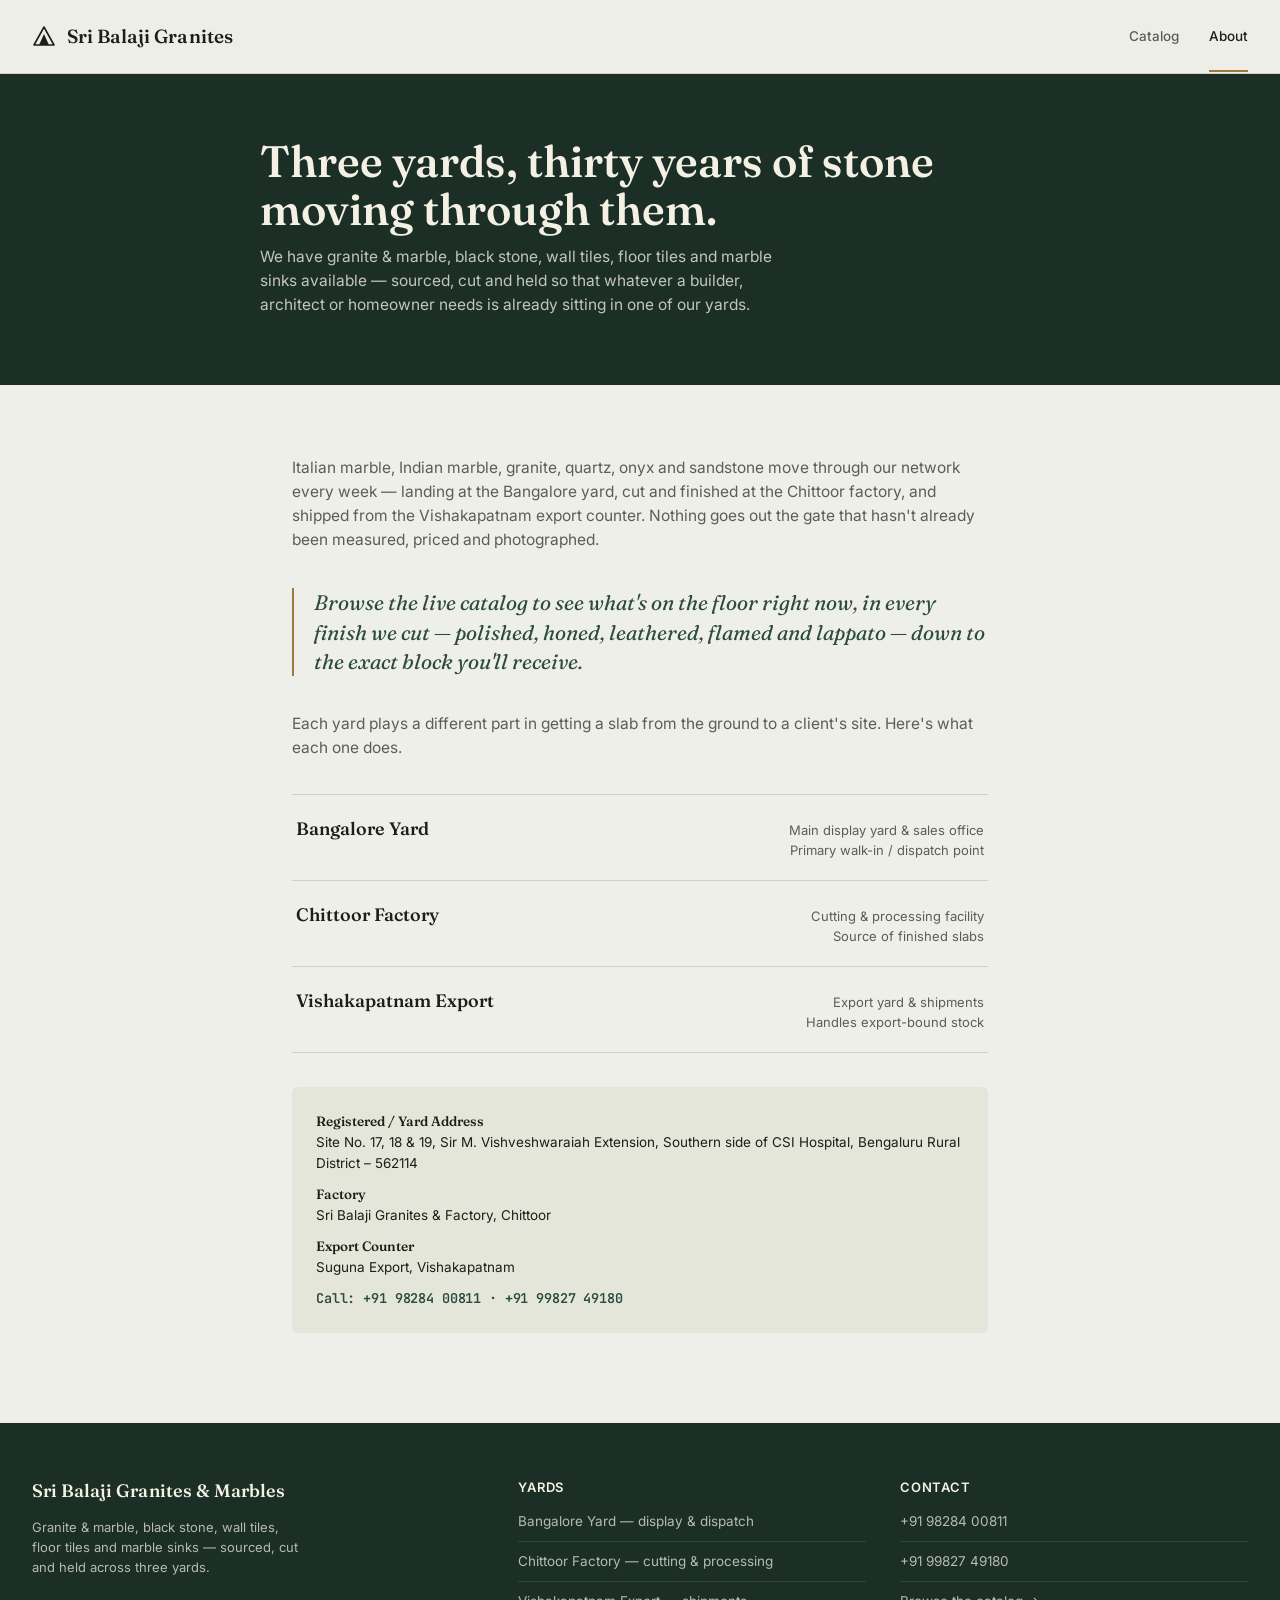
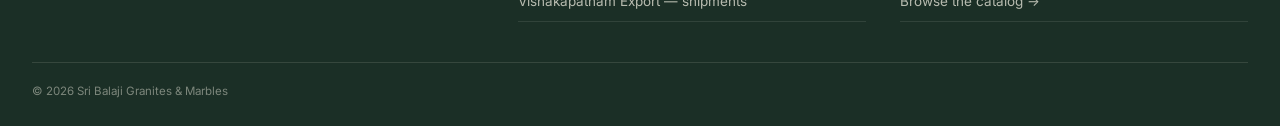
<file: frontend/about.html>
<!DOCTYPE html>
<html lang="en">
<head>
<meta charset="UTF-8" />
<meta name="viewport" content="width=device-width, initial-scale=1.0" />
<title>About — Sri Balaji Granites & Marbles</title>
<link rel="stylesheet" href="css/style.css" />
</head>
<body>

<header class="site-header">
  <a href="/" class="brand" aria-label="Sri Balaji Granites & Marbles — home">
    <svg viewBox="0 0 24 24" fill="none" xmlns="http://www.w3.org/2000/svg" aria-hidden="true">
      <path d="M12 2 L22 20 H2 Z" stroke="#1c1e18" stroke-width="1.6" stroke-linejoin="round"/>
      <path d="M12 9 L17 20 H7 Z" fill="#1c1e18"/>
    </svg>
    <span class="brand-word">Sri Balaji Granites</span>
  </a>
  <nav class="main-nav">
    <a href="/">Catalog</a>
    <a href="/about.html" class="active">About</a>
  </nav>
</header>

<section class="about-hero">
  <div class="about-hero__inner">
    <h1>Three yards, thirty years of stone moving through them.</h1>
    <p class="lede">We have granite &amp; marble, black stone, wall tiles, floor tiles and marble sinks available — sourced, cut and held so that whatever a builder, architect or homeowner needs is already sitting in one of our yards.</p>
  </div>
</section>

<main class="about-wrap">
  <p>Italian marble, Indian marble, granite, quartz, onyx and sandstone move through our network every week — landing at the Bangalore yard, cut and finished at the Chittoor factory, and shipped from the Vishakapatnam export counter. Nothing goes out the gate that hasn't already been measured, priced and photographed.</p>

  <p class="pull">Browse the live catalog to see what's on the floor right now, in every finish we cut — polished, honed, leathered, flamed and lappato — down to the exact block you'll receive.</p>

  <p>Each yard plays a different part in getting a slab from the ground to a client's site. Here's what each one does.</p>

  <ul class="facility-list">
    <li><span class="name">Bangalore Yard</span><span class="role">Main display yard &amp; sales office<br>Primary walk-in / dispatch point</span></li>
    <li><span class="name">Chittoor Factory</span><span class="role">Cutting &amp; processing facility<br>Source of finished slabs</span></li>
    <li><span class="name">Vishakapatnam Export</span><span class="role">Export yard &amp; shipments<br>Handles export-bound stock</span></li>
  </ul>

  <div class="contact-block">
    <div><strong>Registered / Yard Address</strong><br>Site No. 17, 18 &amp; 19, Sir M. Vishveshwaraiah Extension, Southern side of CSI Hospital, Bengaluru Rural District – 562114</div>
    <div><strong>Factory</strong><br>Sri Balaji Granites &amp; Factory, Chittoor</div>
    <div><strong>Export Counter</strong><br>Suguna Export, Vishakapatnam</div>
    <div class="mono">Call: +91 98284 00811 · +91 99827 49180</div>
  </div>
</main>

<footer class="site-footer">
  <div class="footer-grid">
    <div class="footer-brand">
      <span class="brand-word">Sri Balaji Granites &amp; Marbles</span>
      <p>Granite &amp; marble, black stone, wall tiles, floor tiles and marble sinks — sourced, cut and held across three yards.</p>
    </div>
    <div>
      <h4>Yards</h4>
      <ul class="footer-list">
        <li>Bangalore Yard — display &amp; dispatch</li>
        <li>Chittoor Factory — cutting &amp; processing</li>
        <li>Vishakapatnam Export — shipments</li>
      </ul>
    </div>
    <div>
      <h4>Contact</h4>
      <ul class="footer-list">
        <li>+91 98284 00811</li>
        <li>+91 99827 49180</li>
        <li><a href="/">Browse the catalog &rarr;</a></li>
      </ul>
    </div>
  </div>
  <div class="footer-bottom">
    <span>&copy; <span id="year"></span> Sri Balaji Granites &amp; Marbles</span>
  </div>
</footer>

<script>document.getElementById("year").textContent = new Date().getFullYear();</script>
</body>
</html>
</file>
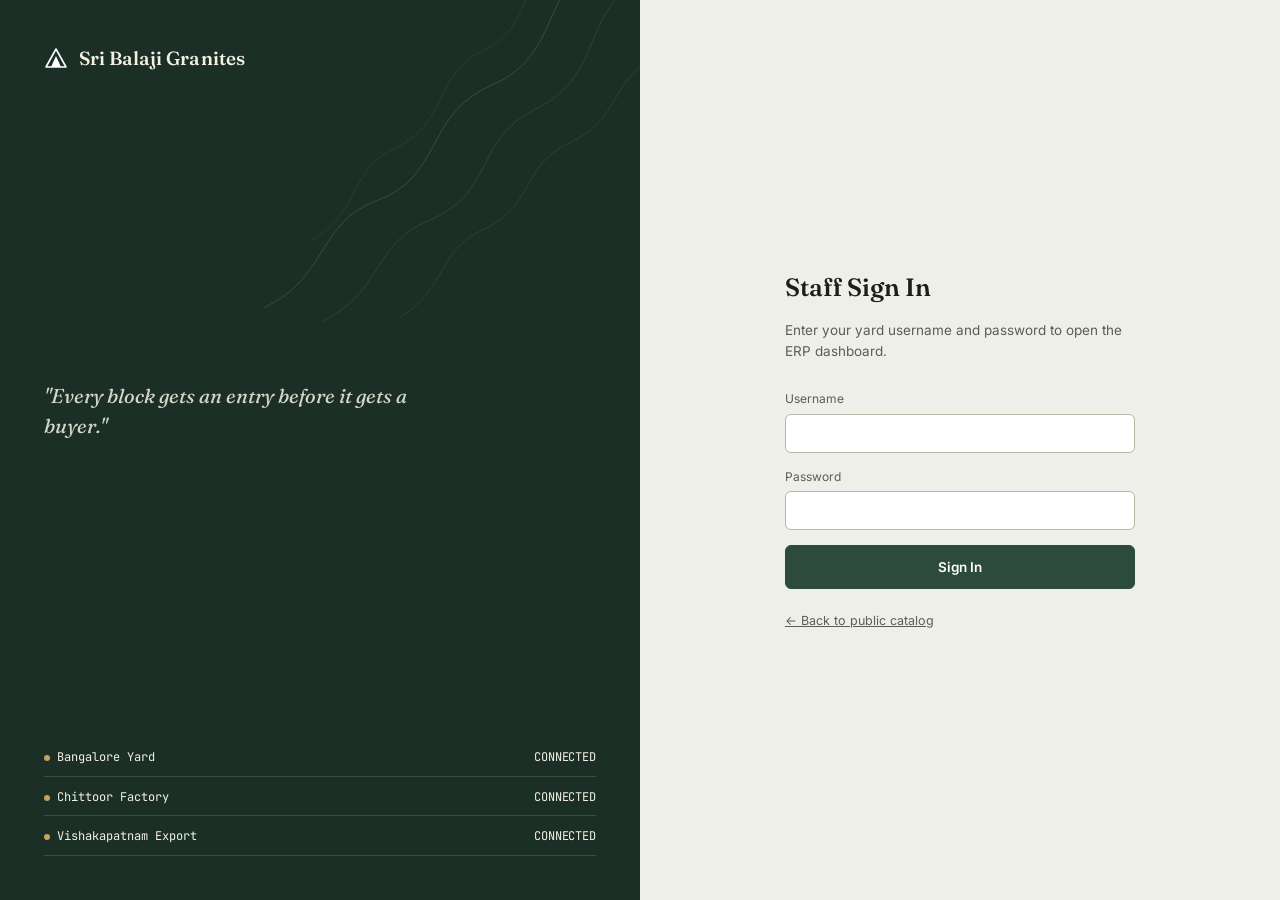
<file: frontend/staff.html>
<!DOCTYPE html>
<html lang="en">
<head>
<meta charset="UTF-8" />
<meta name="viewport" content="width=device-width, initial-scale=1.0" />
<title>Staff Portal — Sri Balaji Granites & Marbles</title>
<link rel="stylesheet" href="css/style.css" />
</head>
<body>

<!-- ============================== LOGIN ============================== -->
<div class="staff-shell" id="loginShell">
  <div class="staff-side">
    <div class="hero__veins" aria-hidden="true"></div>
    <div class="brand" style="position:relative;z-index:1;">
      <svg viewBox="0 0 24 24" fill="none" xmlns="http://www.w3.org/2000/svg" aria-hidden="true">
        <path d="M12 2 L22 20 H2 Z" stroke="#fff" stroke-width="1.6" stroke-linejoin="round"/>
        <path d="M12 9 L17 20 H7 Z" fill="#fff"/>
      </svg>
      <span class="brand-word">Sri Balaji Granites</span>
    </div>
    <p class="staff-side__quote">"Every block gets an entry before it gets a buyer."</p>
    <div class="yard-status">
      <div class="row"><span><span class="dot"></span>Bangalore Yard</span><span class="mono">CONNECTED</span></div>
      <div class="row"><span><span class="dot"></span>Chittoor Factory</span><span class="mono">CONNECTED</span></div>
      <div class="row"><span><span class="dot"></span>Vishakapatnam Export</span><span class="mono">CONNECTED</span></div>
    </div>
  </div>
  <div class="staff-form-side">
    <form class="staff-form" id="loginForm">
      <h1>Staff Sign In</h1>
      <p class="lede">Enter your yard username and password to open the ERP dashboard.</p>
      <div class="staff-error" id="loginError"></div>
      <div class="field"><label for="loginUser">Username</label><input id="loginUser" autocomplete="username" required /></div>
      <div class="field"><label for="loginPass">Password</label><input id="loginPass" type="password" autocomplete="current-password" required /></div>
      <button class="btn btn-block" type="submit" id="loginSubmit">Sign In</button>
      <a href="/" class="back-link">&larr; Back to public catalog</a>
    </form>
  </div>
</div>

<!-- ============================== ERP APP ============================== -->
<div class="staff-app" id="staffApp">
  <div class="staff-topbar">
    <div class="brand">
      <svg viewBox="0 0 24 24" width="20" height="20" fill="none"><path d="M12 2 L22 20 H2 Z" stroke="#F4F1E4" stroke-width="1.6" stroke-linejoin="round"/><path d="M12 9 L17 20 H7 Z" fill="#F4F1E4"/></svg>
      <span class="brand-word">Staff ERP</span>
    </div>
    <div class="who">
      <span class="role-pill" id="roleLabel"></span>
      <span id="userLabel"></span>
      <a href="/" class="btn btn-ghost btn-sm">View Catalog</a>
      <button class="btn btn-outline btn-sm" id="logoutBtn">Log Out</button>
    </div>
  </div>

  <div class="tabs" id="tabs">
    <button class="tab-btn active" data-tab="stock">Godowns / Stock</button>
    <button class="tab-btn" data-tab="calculator">Calculator</button>
    <button class="tab-btn" data-tab="queries">Queries</button>
    <button class="tab-btn" data-tab="trash">Trash Bin</button>
    <button class="tab-btn" data-tab="reports">Reports</button>
    <button class="tab-btn" data-tab="announcements">Announcements</button>
  </div>

  <!-- ---------------- Stock ---------------- -->
  <section class="tab-panel active" id="panel-stock">
    <div class="kpi-row" id="stockKpis"></div>
    <div class="toolbar">
      <input class="search-input grow" id="stockSearch" placeholder="Search stock…" />
      <select class="select-field" id="stockGodownFilter"><option value="all">All Yards</option></select>
      <select class="select-field" id="stockCategoryFilter"><option value="all">All Categories</option></select>
      <button class="btn" id="addSlabBtn">+ Add Slab</button>
    </div>
    <div class="table-wrap">
      <table class="data-table">
        <thead><tr><th></th><th>Title</th><th>Category</th><th>Yard</th><th>Area</th><th>Rate/sqft</th><th>Status</th><th></th></tr></thead>
        <tbody id="stockTableBody"><tr class="empty-row"><td colspan="8">Loading…</td></tr></tbody>
      </table>
    </div>
  </section>

  <!-- ---------------- Calculator ---------------- -->
  <section class="tab-panel" id="panel-calculator">
    <div class="calc-panel">
      <form id="calcForm">
        <div class="form-grid">
          <div class="field"><label for="calcLength">Length</label><input id="calcLength" type="number" step="0.01" required /></div>
          <div class="field"><label for="calcWidth">Width</label><input id="calcWidth" type="number" step="0.01" required /></div>
          <div class="field"><label for="calcUnit">Unit</label>
            <select id="calcUnit"><option value="feet">Feet</option><option value="meters">Meters</option><option value="centimeters">Centimeters</option><option value="inches">Inches</option></select>
          </div>
          <div class="field"><label for="calcPieces">Pieces</label><input id="calcPieces" type="number" min="1" value="1" /></div>
          <div class="field full"><label for="calcRate">Rate per Sq.Ft (optional)</label><input id="calcRate" type="number" step="0.01" /></div>
        </div>
        <button class="btn" type="submit" style="margin-top:14px;">Calculate</button>
      </form>
      <div class="calc-result" id="calcResult">
        <p style="color:var(--ink-soft);font-size:13px;">Enter dimensions to see area &amp; rate conversions.</p>
      </div>
    </div>
    <button class="btn btn-outline" id="calcQuickAdd" style="margin-top:20px;display:none;">Quick Add to Stock</button>
  </section>

  <!-- ---------------- Queries ---------------- -->
  <section class="tab-panel" id="panel-queries">
    <div class="toolbar">
      <select class="select-field" id="queryStatusFilter">
        <option value="all">All Statuses</option>
        <option>Pending</option><option>Contacted</option><option>Quoted</option><option>Closed</option>
      </select>
    </div>
    <div class="table-wrap">
      <table class="data-table">
        <thead><tr><th>Order</th><th>Client</th><th>Mobile</th><th>Requirement</th><th>Yard</th><th>Status</th><th></th></tr></thead>
        <tbody id="queriesTableBody"><tr class="empty-row"><td colspan="7">Loading…</td></tr></tbody>
      </table>
    </div>
  </section>

  <!-- ---------------- Trash ---------------- -->
  <section class="tab-panel" id="panel-trash">
    <p style="color:var(--ink-soft);font-size:12.5px;margin-bottom:14px;">Deleted slabs are kept for 7 days before permanent removal.</p>
    <div class="table-wrap">
      <table class="data-table">
        <thead><tr><th></th><th>Title</th><th>Yard</th><th>Deleted By</th><th>Days Left</th><th></th></tr></thead>
        <tbody id="trashTableBody"><tr class="empty-row"><td colspan="6">Loading…</td></tr></tbody>
      </table>
    </div>
  </section>

  <!-- ---------------- Reports ---------------- -->
  <section class="tab-panel" id="panel-reports">
    <div class="kpi-row" id="reportKpis"></div>
    <div class="table-wrap" style="margin-bottom:20px;">
      <table class="data-table">
        <thead><tr><th>Category</th><th>Count</th><th>Sq.Ft</th><th>Value</th></tr></thead>
        <tbody id="reportCategoryBody"></tbody>
      </table>
    </div>
    <button class="btn" id="exportCsvBtn">Export Stock CSV</button>
  </section>

  <!-- ---------------- Announcements ---------------- -->
  <section class="tab-panel" id="panel-announcements">
    <div class="toolbar"><button class="btn" id="addAnnBtn">+ New Announcement</button></div>
    <div class="table-wrap">
      <table class="data-table">
        <thead><tr><th>Title</th><th>Type</th><th>Message</th><th>Active</th><th></th></tr></thead>
        <tbody id="annTableBody"><tr class="empty-row"><td colspan="5">Loading…</td></tr></tbody>
      </table>
    </div>
  </section>
</div>

<!-- ---------------- Slab add/edit modal form ---------------- -->
<div class="modal-form-overlay" id="slabFormOverlay">
  <form class="modal-form" id="slabForm">
    <h3 id="slabFormTitle">Add Slab</h3>
    <div class="form-grid">
      <div class="field full"><label for="sfTitle">Title</label><input id="sfTitle" required /></div>
      <div class="field"><label for="sfCategory">Category</label><select id="sfCategory" required></select></div>
      <div class="field"><label for="sfGodown">Yard</label><select id="sfGodown" required></select></div>
      <div class="field"><label for="sfBlock">Block #</label><input id="sfBlock" /></div>
      <div class="field"><label for="sfFinish">Finish</label>
        <select id="sfFinish"><option>Polished</option><option>Honed</option><option>Leathered</option><option>Flamed</option><option>Lappato</option></select>
      </div>
      <div class="field"><label for="sfLength">Length</label><input id="sfLength" type="number" step="0.01" required /></div>
      <div class="field"><label for="sfWidth">Width</label><input id="sfWidth" type="number" step="0.01" required /></div>
      <div class="field"><label for="sfUnit">Unit</label>
        <select id="sfUnit"><option value="feet">Feet</option><option value="meters">Meters</option><option value="centimeters">Centimeters</option><option value="inches">Inches</option></select>
      </div>
      <div class="field"><label for="sfPieces">Pieces</label><input id="sfPieces" type="number" min="1" value="1" /></div>
      <div class="field"><label for="sfThickness">Thickness (mm)</label><input id="sfThickness" type="number" /></div>
      <div class="field"><label for="sfRate">Rate / Sq.Ft (₹)</label><input id="sfRate" type="number" step="0.01" required /></div>
      <div class="field full">
        <label for="sfImageFile">Slab Image</label>
        <input id="sfImageFile" type="file" accept="image/*" />
        <img id="sfImagePreview" alt="" style="display:none;margin-top:8px;width:120px;height:90px;object-fit:cover;border-radius:6px;" />
      </div>
      <div class="field full"><label for="sfImage">Image URL (optional, used if no image is uploaded)</label><input id="sfImage" placeholder="https://…" /></div>
      <div class="field full"><label><input type="checkbox" id="sfSold" style="width:auto;display:inline-block;margin-right:6px;" /> Mark as Sold</label></div>
    </div>
    <div class="modal-form-actions">
      <button type="button" class="btn btn-outline" id="slabFormCancel">Cancel</button>
      <button type="submit" class="btn" id="slabFormSubmit">Save Slab</button>
    </div>
  </form>
</div>

<!-- ---------------- Announcement add/edit modal form ---------------- -->
<div class="modal-form-overlay" id="annFormOverlay">
  <form class="modal-form" id="annForm">
    <h3>New Announcement</h3>
    <div class="form-grid">
      <div class="field full"><label for="afTitle">Title</label><input id="afTitle" required /></div>
      <div class="field"><label for="afType">Type</label><select id="afType"><option value="general">General</option><option value="offer">Offer</option><option value="arrival">Arrival</option></select></div>
      <div class="field"><label><input type="checkbox" id="afActive" checked style="width:auto;display:inline-block;margin-right:6px;" /> Active</label></div>
      <div class="field full"><label for="afMessage">Message</label><textarea id="afMessage" required></textarea></div>
    </div>
    <div class="modal-form-actions">
      <button type="button" class="btn btn-outline" id="annFormCancel">Cancel</button>
      <button type="submit" class="btn">Publish</button>
    </div>
  </form>
</div>

<div class="toast" id="toast"></div>

<script src="js/api.js"></script>
<script src="js/calc.js"></script>
<script src="js/admin.js"></script>
</body>
</html>
</file>
<file: frontend/css/style.css>
/* ==========================================================================
   Sri Balaji Granites & Marbles — Design System
   ---------------------------------------------------------------------
   Direction: "the quarry as a private members' room." Sri Balaji moves
   Italian marble, granite and onyx through three yards — the brief calls
   for the quiet confidence of an exclusive club crossed with the material
   honesty of a stoneyard: veined marble, cut brass, hairline joinery.
   Cool stone-grey base (not the usual warm AI-cream), a deep malachite
   green standing in for "the house colour," and brass for anything that
   asks for attention. One signature motif — a marble-vein line — appears
   exactly once, in the hero, rather than as a repeated decoration.
   ========================================================================== */

@import url('https://fonts.googleapis.com/css2?family=Fraunces:ital,opsz,wght@0,9..144,340;0,9..144,440;0,9..144,560;0,9..144,650;1,9..144,440;1,9..144,560&family=Inter:wght@400;500;600;700&family=JetBrains+Mono:wght@400;500&display=swap');

:root {
  /* -- stone / club palette ------------------------------------------- */
  --bg:            #EEEFE9;   /* cool stone-white, faint green undertone */
  --surface:       #E4E6DA;   /* stone panel */
  --surface-2:     #DADDCD;   /* deeper panel / hover */
  --ink:           #1C1E18;   /* basalt — warm-neutral near-black */
  --ink-soft:      #5B5F51;
  --ink-faint:     #8C9080;
  --line:          #CFD2C2;
  --line-strong:   #B6BAA6;

  --house:         #2C4B3D;   /* malachite green — "the house colour" */
  --house-deep:     #1B2F26;
  --house-tint:     #E5EBE2;
  --brass:          #9C7A3E;  /* cut brass — used sparingly, for weight */
  --brass-soft:     #C9A15F;
  --cream:          #F4F1E4;  /* text/ink on dark grounds */

  --status-pending:   #9C7A3E;
  --status-contacted: #3B6E86;
  --status-quoted:    #6B4F82;
  --status-closed:    #2C4B3D;
  --danger:           #9C3B2C;
  --danger-tint:      #F6E7E3;

  --font-display: 'Fraunces', serif;
  --font-body: 'Inter', sans-serif;
  --font-mono: 'JetBrains Mono', monospace;

  --radius-sm: 3px;
  --radius: 6px;
  --radius-lg: 14px;
  --header-h: 74px;
  --maxw: 1360px;
}

* { box-sizing: border-box; }
html { scroll-behavior: smooth; }
body {
  margin: 0;
  background: var(--bg);
  color: var(--ink);
  font-family: var(--font-body);
  font-size: 15.5px;
  line-height: 1.55;
  -webkit-font-smoothing: antialiased;
}
img { display: block; max-width: 100%; }
a { color: inherit; text-decoration: none; }
button { font-family: inherit; cursor: pointer; }
input, select, textarea { font-family: inherit; font-size: 14px; }
:focus-visible { outline: 2px solid var(--house); outline-offset: 2px; }
h1, h2, h3, h4 { font-family: var(--font-display); font-weight: 560; margin: 0; }

.mono { font-family: var(--font-mono); letter-spacing: -0.01em; }
.sr-only {
  position: absolute; width: 1px; height: 1px; padding: 0; margin: -1px;
  overflow: hidden; clip: rect(0,0,0,0); white-space: nowrap; border: 0;
}

/* ---------------------------------------------------------------- header */
.site-header {
  position: sticky; top: 0; z-index: 40;
  height: var(--header-h);
  display: flex; align-items: center;
  padding: 0 32px;
  background: rgba(238,239,233,0.94);
  backdrop-filter: blur(8px);
  border-bottom: 1px solid var(--line);
}
.brand { display: flex; align-items: baseline; gap: 11px; margin-right: auto; }
.brand svg { width: 24px; height: 24px; flex-shrink: 0; align-self: center; }
.brand-word {
  font-family: var(--font-display);
  font-weight: 560;
  font-size: 19px;
  letter-spacing: 0.002em;
}
.brand-sub {
  display: none;
  font-size: 11.5px;
  color: var(--ink-soft);
  padding-left: 12px;
  border-left: 1px solid var(--line-strong);
}
@media (min-width: 760px) { .brand-sub { display: inline; } }

.main-nav { display: flex; align-items: center; gap: 30px; }
.main-nav a, .main-nav button.navlink {
  background: none; border: none; padding: 0;
  font-size: 13.5px; font-weight: 500; color: var(--ink-soft);
  position: relative;
}
.main-nav a:hover, .main-nav button.navlink:hover, .main-nav a.active { color: var(--ink); }
.main-nav a::after, .main-nav button.navlink::after {
  content: ''; position: absolute; left: 0; right: 0; bottom: -25px;
  height: 2px; background: var(--brass); transform: scaleX(0);
  transition: transform .2s ease;
}
.main-nav a:hover::after, .main-nav button.navlink:hover::after,
.main-nav a.active::after { transform: scaleX(1); }

.icon-btn {
  position: relative; background: none; border: none; padding: 6px;
  display: inline-flex; align-items: center; justify-content: center;
  color: var(--ink);
}
.icon-btn svg { width: 20px; height: 20px; }
.cart-badge {
  position: absolute; top: -2px; right: -2px;
  background: var(--house); color: #fff;
  font-family: var(--font-mono); font-size: 10px;
  width: 16px; height: 16px; border-radius: 50%;
  display: flex; align-items: center; justify-content: center;
}

/* ------------------------------------------------------------------ hero */
.hero {
  position: relative; overflow: hidden;
  background: var(--house-deep);
  color: var(--cream);
  padding: 72px 32px 56px;
}
.hero__veins {
  position: absolute; inset: 0; width: 100%; height: 100%;
  opacity: 0.55; mix-blend-mode: screen;
  background-repeat: no-repeat; background-position: right -8% top -10%; background-size: 68% auto;
  background-image: url("data:image/svg+xml,%3Csvg xmlns='http://www.w3.org/2000/svg' viewBox='0 0 900 820' fill='none'%3E%3Cpath d='M780 10C660 90 700 220 560 280C420 340 460 470 320 520C200 564 220 680 90 740' stroke='%23C9A15F' stroke-width='1.4' stroke-linecap='round' opacity='0.55'/%3E%3Cpath d='M860 60C740 150 790 260 650 330C520 396 570 500 430 560C310 612 340 700 210 770' stroke='%23F4F1E4' stroke-width='1' stroke-linecap='round' opacity='0.35'/%3E%3Cpath d='M700 0C610 60 650 160 540 210C440 256 470 360 360 410C266 452 290 540 190 600' stroke='%23C9A15F' stroke-width='0.8' stroke-linecap='round' opacity='0.4'/%3E%3Cpath d='M900 220C800 270 830 350 720 400C620 446 650 530 540 580C446 622 470 700 370 760' stroke='%23F4F1E4' stroke-width='1.2' stroke-linecap='round' opacity='0.25'/%3E%3C/svg%3E");
}
.hero__inner {
  position: relative; z-index: 1;
  max-width: var(--maxw); margin: 0 auto;
  display: grid; gap: 28px;
}
.hero__kicker {
  font-family: var(--font-display); font-style: italic; font-weight: 440;
  font-size: 15px; color: var(--brass-soft);
}
.hero h1 {
  font-size: clamp(34px, 5.6vw, 62px);
  line-height: 1.04;
  max-width: 15ch;
  font-weight: 560;
  letter-spacing: -0.01em;
}
.hero__lede {
  max-width: 46ch; font-size: 16px; color: rgba(244,241,228,0.78);
}
.hero__actions { display: flex; flex-wrap: wrap; gap: 12px; margin-top: 6px; }
.hero__stats {
  display: grid; grid-template-columns: repeat(auto-fit,minmax(140px,1fr));
  gap: 0; margin-top: 20px; border-top: 1px solid rgba(244,241,228,0.18);
  padding-top: 22px; max-width: 720px;
}
.hero__stat { padding-right: 20px; }
.hero__stat .n { font-family: var(--font-display); font-size: 27px; font-weight: 560; color: #fff; }
.hero__stat .l { font-size: 12px; color: rgba(244,241,228,0.6); margin-top: 3px; }

/* ------------------------------------------------------------- ticker */
.ticker {
  background: var(--brass); color: var(--house-deep);
  overflow: hidden; white-space: nowrap;
  font-size: 12.5px; font-weight: 500;
}
.ticker__track {
  display: inline-block; padding: 8px 0;
  animation: ticker 30s linear infinite;
}
.ticker__track span { padding: 0 34px; position: relative; }
.ticker__track span::before { content: '◆'; font-size: 7px; position: absolute; left: -22px; top: 50%; transform: translateY(-60%); opacity: .55; }
@keyframes ticker { from { transform: translateX(0); } to { transform: translateX(-50%); } }
@media (prefers-reduced-motion: reduce) { .ticker__track { animation: none; } }

/* --------------------------------------------------------- filter bar */
.filter-bar {
  max-width: var(--maxw); margin: 0 auto;
  padding: 26px 32px 12px;
  display: flex; flex-wrap: wrap; gap: 10px; align-items: center;
}
.search-input {
  flex: 1 1 230px; min-width: 180px;
  border: 1px solid var(--line-strong); background: #fff;
  padding: 11px 14px; font-size: 13.5px; color: var(--ink);
  border-radius: var(--radius);
}
.search-input::placeholder { color: var(--ink-faint); }
.chip-row { display: flex; flex-wrap: wrap; gap: 8px; }
.chip {
  border: 1px solid var(--line-strong); background: #fff;
  padding: 8px 15px; font-size: 12.5px; font-weight: 500;
  border-radius: 999px; color: var(--ink-soft);
  transition: all .15s ease;
}
.chip:hover { border-color: var(--house); color: var(--house); }
.chip.active { background: var(--house); color: #fff; border-color: var(--house); }
.select-field {
  border: 1px solid var(--line-strong); background: #fff;
  padding: 10px 12px; font-size: 12.5px; border-radius: var(--radius);
  color: var(--ink);
}
.toggle-field {
  display: flex; align-items: center; gap: 7px;
  font-size: 12.5px; color: var(--ink-soft); user-select: none;
}
.toggle-field input { accent-color: var(--house); }

.section-head { max-width: var(--maxw); margin: 30px auto 6px; padding: 0 32px; display: flex; align-items: baseline; justify-content: space-between; gap: 16px; flex-wrap: wrap; }
.section-head h2 { font-size: 22px; }
.section-head p { margin: 0; color: var(--ink-soft); font-size: 13px; }

/* -------------------------------------------------------- masonry grid */
.masonry {
  max-width: var(--maxw); margin: 0 auto;
  padding: 18px 30px 90px;
  column-count: 1;
  column-gap: 18px;
}
@media (min-width: 620px)  { .masonry { column-count: 2; } }
@media (min-width: 980px)  { .masonry { column-count: 3; } }
@media (min-width: 1320px) { .masonry { column-count: 4; } }

.tile {
  break-inside: avoid;
  margin-bottom: 18px;
  position: relative;
  overflow: hidden;
  background: #fff;
  border: 1px solid var(--line);
  border-radius: var(--radius);
  cursor: pointer;
  transition: border-color .18s ease, box-shadow .18s ease;
}
.tile:hover { border-color: var(--line-strong); box-shadow: 0 14px 30px -18px rgba(28,30,24,0.35); }
.tile img {
  width: 100%; height: auto; display: block;
  transition: transform .6s cubic-bezier(.2,.7,.2,1), filter .4s ease;
}
.tile:hover img { transform: scale(1.035); }
.tile.is-sold img { filter: grayscale(1) brightness(0.8); }

.tile-stamp {
  position: absolute; left: 12px; bottom: 12px; right: 12px;
  display: flex; justify-content: space-between; align-items: flex-end;
  gap: 8px;
  opacity: 0; transform: translateY(6px);
  transition: opacity .22s ease, transform .22s ease;
  pointer-events: none;
}
.tile:hover .tile-stamp { opacity: 1; transform: translateY(0); }
.tile-stamp__tag {
  background: var(--house-deep); color: var(--cream);
  font-family: var(--font-body); font-size: 11.5px; line-height: 1.35;
  padding: 7px 10px; border-radius: var(--radius-sm);
  max-width: 72%;
}
.tile-stamp__tag b { display: block; font-size: 12.5px; font-weight: 600; font-family: var(--font-display); }
.tile-stamp__rate {
  background: var(--brass); color: var(--house-deep);
  font-family: var(--font-mono); font-size: 11px; font-weight: 600;
  padding: 7px 10px; border-radius: var(--radius-sm);
}
.tile-sold-flag {
  position: absolute; top: 12px; left: 12px;
  background: var(--ink); color: #fff;
  font-size: 10.5px; letter-spacing: 0.04em;
  padding: 4px 9px; border-radius: 999px;
}
.tile-empty-state {
  column-span: all;
  text-align: center; padding: 100px 20px; color: var(--ink-soft);
}
.tile-empty-state h3 { font-size: 19px; margin: 0 0 6px; }

/* -------------------------------------------------------------- footer */
.site-footer {
  background: var(--house-deep); color: rgba(244,241,228,0.72);
  padding: 54px 32px 26px;
}
.footer-grid {
  max-width: var(--maxw); margin: 0 auto;
  display: grid; gap: 34px;
  grid-template-columns: 1.3fr 1fr 1fr;
}
@media (max-width: 760px) { .footer-grid { grid-template-columns: 1fr; } }
.footer-grid h4 { color: var(--cream); font-size: 13px; text-transform: uppercase; letter-spacing: 0.06em; margin-bottom: 14px; font-family: var(--font-body); font-weight: 600; }
.footer-brand .brand-word { color: var(--cream); font-size: 18px; }
.footer-brand p { max-width: 34ch; font-size: 13px; margin-top: 12px; }
.footer-list { list-style: none; margin: 0; padding: 0; display: flex; flex-direction: column; gap: 9px; font-size: 13.5px; }
.footer-list li { border-bottom: 1px solid rgba(244,241,228,0.1); padding-bottom: 9px; }
.footer-bottom {
  max-width: var(--maxw); margin: 40px auto 0; padding-top: 20px;
  border-top: 1px solid rgba(244,241,228,0.12);
  display: flex; flex-wrap: wrap; justify-content: space-between; gap: 10px;
  font-size: 11.5px; color: rgba(244,241,228,0.45);
}

/* ---------------------------------------------------------------- modal */
.overlay {
  position: fixed; inset: 0; background: rgba(20,24,18,0.55);
  z-index: 100; display: flex; align-items: flex-start; justify-content: center;
  padding: 32px 16px; overflow-y: auto;
  opacity: 0; pointer-events: none; transition: opacity .18s ease;
}
.overlay.open { opacity: 1; pointer-events: auto; }
.modal {
  background: #fff; max-width: 940px; width: 100%;
  margin: auto; display: grid; grid-template-columns: 1fr;
  border-radius: var(--radius-lg); overflow: hidden;
  transform: translateY(10px); transition: transform .2s ease;
}
.overlay.open .modal { transform: translateY(0); }
@media (min-width: 760px) { .modal { grid-template-columns: 1.1fr 1fr; } }
.modal-close {
  position: absolute; top: 14px; right: 14px; z-index: 5;
  background: #fff; border: 1px solid var(--line); width: 34px; height: 34px;
  border-radius: 50%;
  display: flex; align-items: center; justify-content: center;
}
.modal-wrap { position: relative; }
.modal-media { background: var(--surface); }
.modal-media img { width: 100%; height: 100%; object-fit: cover; max-height: 560px; }
.modal-body { padding: 32px 30px; overflow-y: auto; }
.modal-eyebrow { font-size: 12px; color: var(--brass); font-weight: 600; }
.modal-title { font-family: var(--font-display); font-size: 26px; font-weight: 560; margin: 6px 0 4px; }
.modal-godown { font-size: 13px; color: var(--ink-soft); margin-bottom: 20px; }
.spec-grid {
  display: grid; grid-template-columns: 1fr 1fr; gap: 14px 20px;
  border-top: 1px solid var(--line); border-bottom: 1px solid var(--line);
  padding: 18px 0; margin-bottom: 20px;
}
.spec-item .label { font-size: 11px; color: var(--ink-soft); }
.spec-item .value { font-family: var(--font-mono); font-size: 14px; margin-top: 2px; }
.rate-unit-table { width: 100%; border-collapse: collapse; margin-bottom: 22px; font-size: 13px; }
.rate-unit-table td { padding: 7px 0; border-bottom: 1px dashed var(--line); }
.rate-unit-table td:last-child { text-align: right; font-family: var(--font-mono); }
.total-value { font-family: var(--font-display); font-size: 23px; font-weight: 560; margin-bottom: 22px; }
.total-value span { font-size: 12px; font-weight: 500; color: var(--ink-soft); display: block; font-family: var(--font-body); margin-bottom: 3px; }
.modal-actions { display: flex; gap: 10px; flex-wrap: wrap; }

/* --------------------------------------------------------------- buttons */
.btn {
  display: inline-flex; align-items: center; justify-content: center; gap: 8px;
  padding: 13px 22px; font-size: 13.5px; font-weight: 600;
  border: 1px solid var(--house); border-radius: var(--radius);
  background: var(--house); color: #fff; transition: background .15s ease, color .15s ease, border-color .15s ease;
}
.btn:hover { background: var(--house-deep); border-color: var(--house-deep); }
.btn-outline { background: transparent; color: var(--house); }
.btn-outline:hover { background: var(--house); color: #fff; }
.btn-ghost { background: transparent; color: var(--ink); border-color: var(--line-strong); }
.btn-ghost:hover { background: var(--surface); }
.btn-danger { background: #fff; color: var(--danger); border-color: var(--danger); }
.btn-danger:hover { background: var(--danger); color: #fff; }
.btn-sm { padding: 8px 14px; font-size: 12px; }
.btn-block { width: 100%; }
.btn:disabled { opacity: 0.4; cursor: not-allowed; }
.btn-whatsapp { background: #21603f; border-color: #21603f; }
.btn-whatsapp:hover { background: #164229; border-color: #164229; }
.btn-whatsapp svg { width: 16px; height: 16px; }

/* on the dark hero, invert the outline button */
.hero .btn-outline { color: var(--cream); border-color: rgba(244,241,228,0.5); }
.hero .btn-outline:hover { background: rgba(244,241,228,0.12); color: var(--cream); }

/* ---------------------------------------------------------------- drawer */
.drawer-overlay {
  position: fixed; inset: 0; background: rgba(20,24,18,0.45);
  z-index: 110; opacity: 0; pointer-events: none; transition: opacity .2s ease;
}
.drawer-overlay.open { opacity: 1; pointer-events: auto; }
.drawer {
  position: fixed; top: 0; right: 0; bottom: 0; width: 100%; max-width: 430px;
  background: #fff; z-index: 111; box-shadow: -16px 0 44px rgba(20,24,18,0.16);
  transform: translateX(100%); transition: transform .28s ease;
  display: flex; flex-direction: column;
}
.drawer-overlay.open .drawer { transform: translateX(0); }
.drawer-head { padding: 22px 24px; border-bottom: 1px solid var(--line); display: flex; justify-content: space-between; align-items: center; }
.drawer-head h2 { font-size: 17px; }
.drawer-body { flex: 1; overflow-y: auto; padding: 20px 24px; }
.drawer-foot { padding: 20px 24px; border-top: 1px solid var(--line); }
.cart-line { display: flex; gap: 13px; padding: 13px 0; border-bottom: 1px solid var(--line); }
.cart-line img { width: 58px; height: 58px; object-fit: cover; border-radius: var(--radius-sm); }
.cart-line .meta { flex: 1; }
.cart-line .meta .t { font-size: 13.5px; font-weight: 600; }
.cart-line .meta .s { font-size: 11.5px; color: var(--ink-soft); font-family: var(--font-mono); }
.cart-line button { background: none; border: none; color: var(--danger); font-size: 11px; text-decoration: underline; padding: 0; margin-top: 4px; }
.cart-empty { text-align: center; padding: 70px 10px; color: var(--ink-soft); font-size: 13px; }

/* ------------------------------------------------------------------ form */
.form-grid { display: grid; grid-template-columns: 1fr 1fr; gap: 13px; }
.form-grid .full { grid-column: 1 / -1; }
.field label { display: block; font-size: 12px; color: var(--ink-soft); margin-bottom: 5px; }
.field input, .field select, .field textarea {
  width: 100%; border: 1px solid var(--line-strong); padding: 10px 12px;
  border-radius: var(--radius); background: #fff; color: var(--ink);
}
.field textarea { resize: vertical; min-height: 70px; }
.form-note { font-size: 11.5px; color: var(--ink-soft); margin-top: 12px; }
.confirmation { text-align: center; padding: 44px 10px; }
.confirmation .ok-mark { width: 48px; height: 48px; margin: 0 auto 16px; }
.confirmation h3 { font-size: 19px; margin-bottom: 6px; }
.confirmation .order-no { font-family: var(--font-mono); font-size: 13px; color: var(--ink-soft); }

/* ------------------------------------------------------------- about page */
.about-hero {
  background: var(--house-deep); color: var(--cream);
  padding: 64px 32px 52px;
}
.about-hero__inner { max-width: 760px; margin: 0 auto; }
.about-hero h1 { font-size: clamp(30px, 4.6vw, 44px); line-height: 1.08; }
.about-hero .lede { color: rgba(244,241,228,0.78); font-size: 15.5px; margin-top: 12px; max-width: 52ch; }

.about-wrap { max-width: 760px; margin: 0 auto; padding: 56px 32px 90px; }
.about-wrap p { margin-bottom: 18px; color: var(--ink-soft); font-size: 15.5px; }
.about-wrap .pull { font-family: var(--font-display); font-style: italic; font-size: 21px; color: var(--house); line-height: 1.4; margin: 36px 0; padding-left: 20px; border-left: 2px solid var(--brass); }

.facility-list { list-style: none; margin: 34px 0; padding: 0; border-top: 1px solid var(--line); }
.facility-list li { border-bottom: 1px solid var(--line); padding: 20px 4px; display: flex; justify-content: space-between; align-items: baseline; gap: 16px; }
.facility-list .name { font-family: var(--font-display); font-size: 18px; font-weight: 560; color: var(--ink); }
.facility-list .role { color: var(--ink-soft); font-size: 13px; text-align: right; line-height: 1.5; }
.contact-block { background: var(--surface); border-radius: var(--radius); padding: 24px; margin-top: 34px; font-size: 13.5px; }
.contact-block div { margin-bottom: 10px; }
.contact-block div:last-child { margin-bottom: 0; }
.contact-block strong { font-family: var(--font-display); font-weight: 560; }
.contact-block .mono { color: var(--house); font-weight: 600; }

/* ------------------------------------------------------------- staff: login */
.staff-shell { min-height: 100vh; display: grid; grid-template-columns: 1fr; }
@media (min-width: 860px) { .staff-shell { grid-template-columns: 1fr 1fr; } }
.staff-side {
  background: var(--house-deep); color: var(--cream);
  display: flex; flex-direction: column; justify-content: space-between;
  gap: 40px;
  padding: 44px; min-height: 340px;
  position: relative; overflow: hidden;
}
.staff-side__quote {
  position: relative; z-index: 1;
  font-family: var(--font-display); font-style: italic; font-weight: 440;
  font-size: 20px; line-height: 1.5; color: rgba(244,241,228,0.85);
  max-width: 30ch;
}
.staff-side .brand-word { color: var(--cream); }
.staff-side .yard-status { display: flex; flex-direction: column; gap: 11px; font-family: var(--font-mono); font-size: 12px; position: relative; z-index: 1; }
.yard-status .row { display: flex; justify-content: space-between; border-bottom: 1px solid rgba(244,241,228,0.15); padding-bottom: 9px; }
.dot { width: 6px; height: 6px; border-radius: 50%; background: var(--brass-soft); display: inline-block; margin-right: 7px; }
.staff-form-side { display: flex; align-items: center; justify-content: center; padding: 44px 30px; }
.staff-form { width: 100%; max-width: 350px; }
.staff-form h1 { font-size: 25px; margin-bottom: 6px; }
.staff-form p.lede { color: var(--ink-soft); font-size: 13.5px; margin-bottom: 28px; }
.staff-form .field { margin-bottom: 15px; }
.staff-error { background: var(--danger-tint); color: var(--danger); font-size: 12.5px; padding: 11px 13px; margin-bottom: 15px; border-radius: var(--radius); display: none; }
.staff-error.show { display: block; }
.back-link { display: inline-block; margin-top: 22px; font-size: 12.5px; color: var(--ink-soft); text-decoration: underline; }

/* ------------------------------------------------------------- staff: app */
.staff-app { display: none; min-height: 100vh; grid-template-rows: auto auto 1fr; background: var(--bg); }
.staff-app.active { display: grid; }
.staff-topbar {
  display: flex; align-items: center; padding: 0 26px; height: 64px;
  background: var(--house-deep); color: var(--cream); gap: 20px;
}
.staff-topbar .brand-word { color: var(--cream); font-size: 16px; }
.staff-topbar .who { margin-left: auto; font-size: 12.5px; color: rgba(244,241,228,0.7); display: flex; align-items: center; gap: 14px; }
.staff-topbar .icon-btn, .staff-topbar .btn-ghost { color: var(--cream); }
.staff-topbar .btn-ghost { border-color: rgba(244,241,228,0.3); }
.staff-topbar .btn-ghost:hover { background: rgba(244,241,228,0.12); }
.staff-topbar .btn-outline { color: var(--cream); border-color: rgba(244,241,228,0.35); }
.role-pill { background: var(--brass); color: var(--house-deep); font-size: 11px; font-weight: 700; padding: 4px 10px; border-radius: 999px; letter-spacing: 0.02em; }
.tabs { display: flex; gap: 6px; padding: 12px 22px; overflow-x: auto; border-bottom: 1px solid var(--line); background: #fff; }
.tab-btn {
  background: none; border: none; padding: 9px 16px; font-size: 12.5px; font-weight: 600;
  color: var(--ink-soft); white-space: nowrap; border-radius: 999px;
}
.tab-btn:hover { background: var(--surface); color: var(--ink); }
.tab-btn.active { background: var(--house); color: #fff; }
.tab-panel { display: none; padding: 26px 26px 70px; max-width: 1320px; margin: 0 auto; width: 100%; }
.tab-panel.active { display: block; }

.kpi-row { display: grid; grid-template-columns: repeat(auto-fit,minmax(160px,1fr)); gap: 12px; margin-bottom: 24px; }
.kpi-card { border: 1px solid var(--line); border-radius: var(--radius); padding: 18px; background: #fff; }
.kpi-card .n { font-family: var(--font-display); font-size: 26px; font-weight: 560; color: var(--house); }
.kpi-card .l { font-size: 11px; color: var(--ink-soft); margin-top: 5px; }

.toolbar { display: flex; flex-wrap: wrap; gap: 10px; margin-bottom: 18px; align-items: center; }
.toolbar .grow { flex: 1; min-width: 180px; }

table.data-table { width: 100%; border-collapse: collapse; font-size: 12.5px; }
.data-table th {
  text-align: left; font-size: 10.5px; text-transform: uppercase; letter-spacing: 0.05em;
  color: var(--ink-soft); border-bottom: 1px solid var(--ink); padding: 10px 12px; background: var(--surface);
}
.data-table td { padding: 11px 12px; border-bottom: 1px solid var(--line); vertical-align: middle; }
.data-table tr:hover td { background: var(--house-tint); }
.table-wrap { overflow-x: auto; border: 1px solid var(--line); border-radius: var(--radius); background: #fff; }
.row-thumb { width: 42px; height: 42px; object-fit: cover; border-radius: var(--radius-sm); }
.status-pill { font-size: 10.5px; font-weight: 600; padding: 4px 9px; border-radius: 999px; border: 1px solid transparent; }
.status-pill[data-status="Pending"] { color: var(--status-pending); background: #F6EEDD; }
.status-pill[data-status="Contacted"] { color: var(--status-contacted); background: #E4EEF2; }
.status-pill[data-status="Quoted"] { color: var(--status-quoted); background: #EFE7F2; }
.status-pill[data-status="Closed"] { color: var(--status-closed); background: var(--house-tint); }
.row-actions { display: flex; gap: 6px; flex-wrap: wrap; }
.row-actions button { background: none; border: 1px solid var(--line-strong); font-size: 11px; padding: 6px 10px; border-radius: var(--radius-sm); }
.row-actions button:hover { border-color: var(--house); color: var(--house); }

.calc-panel { display: grid; grid-template-columns: 1fr; gap: 26px; max-width: 780px; }
@media (min-width: 700px) { .calc-panel { grid-template-columns: 1fr 1fr; } }
.calc-result { background: #fff; border: 1px solid var(--line); border-radius: var(--radius); padding: 22px; }
.calc-result dl { display: grid; grid-template-columns: 1fr auto; gap: 9px 12px; font-size: 13px; margin: 0; }
.calc-result dt { color: var(--ink-soft); }
.calc-result dd { margin: 0; font-family: var(--font-mono); text-align: right; }

.modal-form-overlay {
  position: fixed; inset: 0; background: rgba(20,24,18,0.5); z-index: 200;
  display: none; align-items: flex-start; justify-content: center; padding: 40px 16px; overflow-y: auto;
}
.modal-form-overlay.open { display: flex; }
.modal-form {
  background: #fff; max-width: 580px; width: 100%; padding: 30px;
  border-radius: var(--radius-lg);
}
.modal-form h3 { font-size: 19px; margin: 0 0 20px; }
.modal-form-actions { display: flex; justify-content: flex-end; gap: 10px; margin-top: 20px; }

.empty-row td { text-align: center; color: var(--ink-soft); padding: 46px 10px; }

.toast {
  position: fixed; bottom: 22px; left: 50%; transform: translateX(-50%) translateY(20px);
  background: var(--ink); color: #fff; padding: 13px 20px; font-size: 13px;
  border-radius: var(--radius); z-index: 300; opacity: 0; pointer-events: none;
  transition: opacity .2s ease, transform .2s ease;
}
.toast.show { opacity: 1; transform: translateX(-50%) translateY(0); }

@media (max-width: 640px) {
  .site-header { padding: 0 18px; }
  .hero { padding: 52px 18px 40px; }
  .hero__stats { grid-template-columns: repeat(2, 1fr); row-gap: 20px; }
  .filter-bar { padding: 18px 18px 6px; }
  .masonry { padding: 14px 14px 60px; }
  .modal-body { padding: 24px 18px; }
  .section-head { padding: 0 18px; }
}
@media (max-width: 480px) {
  .site-header { flex-wrap: wrap; height: auto; padding: 14px 18px; gap: 10px 0; }
  .brand { flex: 1 1 100%; }
  .main-nav { gap: 20px; }
}
</file>
